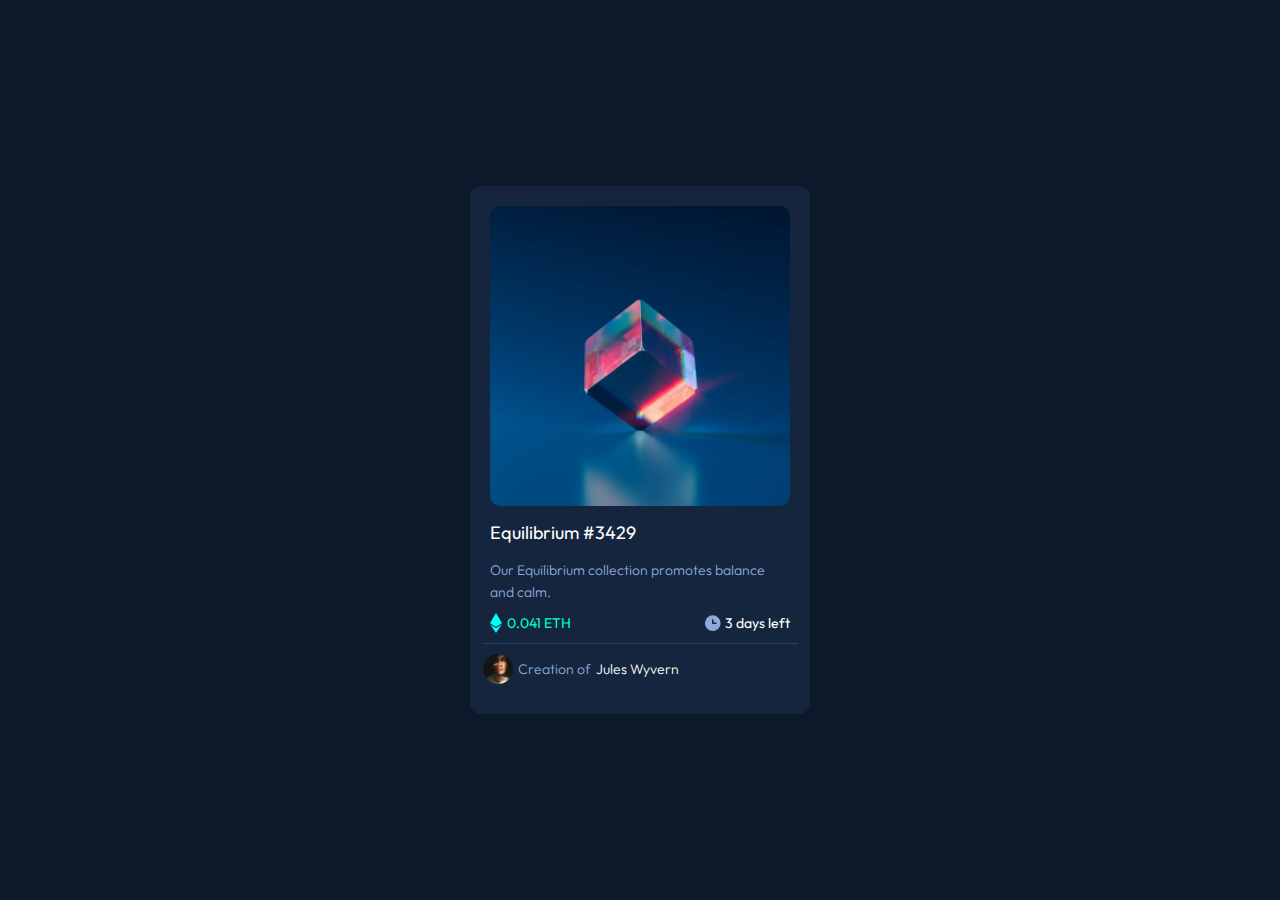
<file: index.html>
<!DOCTYPE html>
<html lang="en">
<head>
  <meta charset="UTF-8">
  <meta name="viewport" content="width=device-width, initial-scale=1.0"> <!-- displays site properly based on user's device -->

  <link rel="icon" type="image/png" sizes="32x32" href="./images/favicon-32x32.png">
  <link rel="stylesheet" href="firstChallenge.css">
  
  <title>Frontend Mentor | NFT preview card component</title>

  <!-- Feel free to remove these styles or customise in your own stylesheet 👍 -->
  <!-- <style>
    .attribution { font-size: 11px; text-align: center; }
    .attribution a { color: hsl(228, 45%, 44%); }
  </style> -->
</head>
<body>

  <main>
        <img src="./images/image-equilibrium.jpg" alt="My logo" id="equ">
    
          <div>
            <h2>Equilibrium #3429</h2>

            <p id="our">Our Equilibrium collection promotes balance and calm.</p>
        </div>

    <div class="stats">
        <div class="stats1">
          <img src="./images/icon-ethereum.svg" alt="ethereum" id="eth-icon">
          <p id="eth-price">0.041 ETH </p> 
        </div>

        <div class="stats2">
          <img src="./images/icon-clock.svg" alt="clock" id="clock-icon"> 
          <p id="days">3 days left</p>
        </div>
    </div>
    

    <nav>
    <img src="./images/image-avatar.png" alt="avatar" width="30px">
    <p id="cre">Creation of <span>Jules Wyvern</span></p>
    </nav>
  </main>


  <!-- <div class="attribution">
    Challenge by <a href="https://www.frontendmentor.io?ref=challenge" target="_blank">Frontend Mentor</a>. 
    Coded by <a href="#">Your Name Here</a>.
  </div> -->
</body>
</html>
</file>
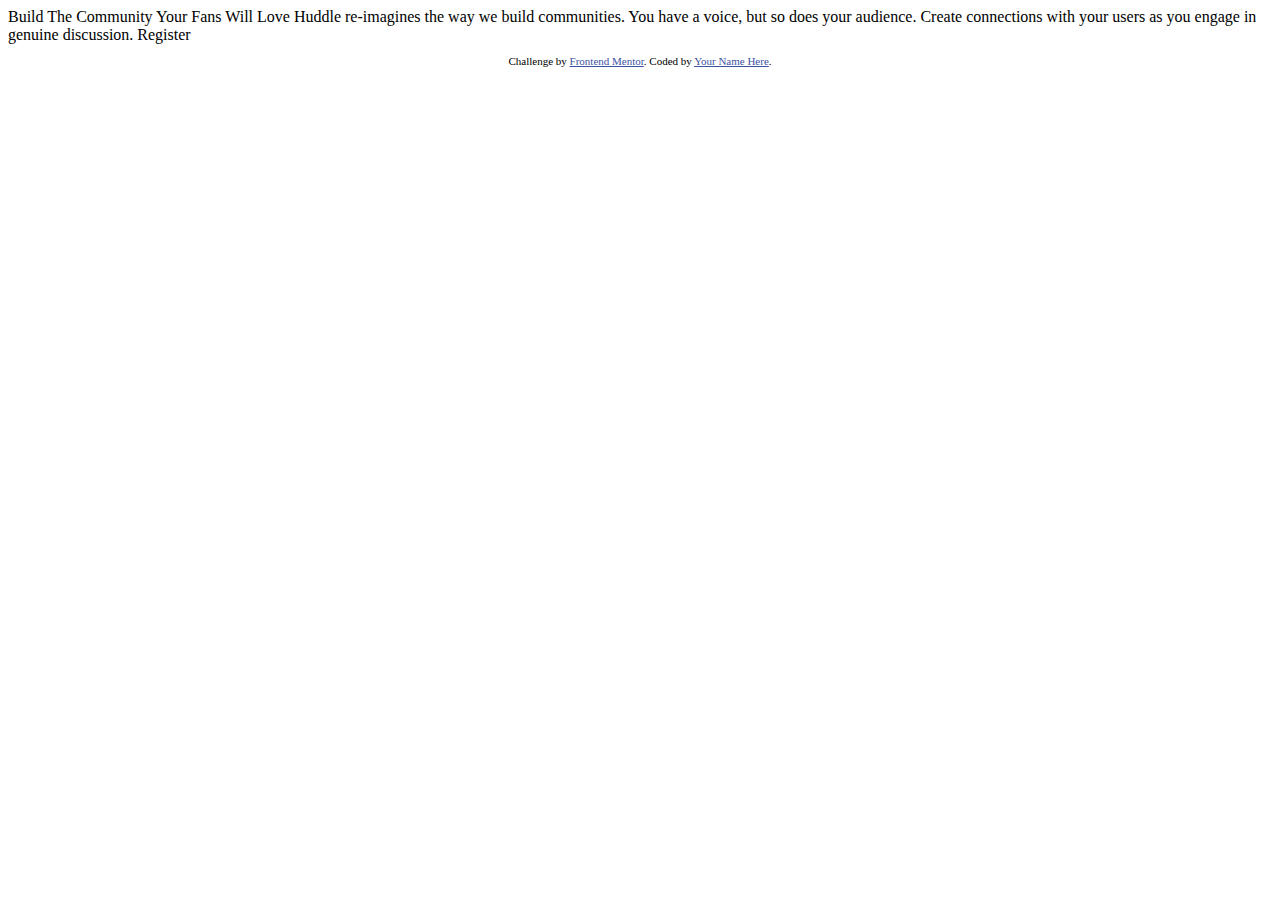
<file: huddle-landing-page-with-single-introductory-section-master/index.html>
<!DOCTYPE html>
<html lang="en">
<head>
  <meta charset="UTF-8">
  <meta name="viewport" content="width=device-width, initial-scale=1.0"> <!-- displays site properly based on user's device -->

  <link rel="icon" type="image/png" sizes="32x32" href="./images/favicon-32x32.png">
  
  <title>Frontend Mentor | Huddle landing page with single introductory section</title>

  <!-- Feel free to remove these styles or customise in your own stylesheet 👍 -->
  <style>
    .attribution { font-size: 11px; text-align: center; }
    .attribution a { color: hsl(228, 45%, 44%); }
  </style>
</head>
<body>

  Build The Community Your Fans Will Love

  Huddle re-imagines the way we build communities. You have a voice, but so does your audience. 
  Create connections with your users as you engage in genuine discussion. 

  Register

  <footer>
    <p class="attribution">
      Challenge by <a href="https://www.frontendmentor.io?ref=challenge" target="_blank">Frontend Mentor</a>. 
      Coded by <a href="#">Your Name Here</a>.
    </p>
  </footer>
</body>
</html>
</file>
<file: firstChallenge.css>
@import url('https://fonts.googleapis.com/css2?family=Outfit:wght@100..900&display=swap');

* {
    margin: 0; padding: 0;
}

body {
    background-color: hsl(217, 54%, 11%); 
    display: flex;
    justify-content: center;
    flex-direction: column;
    align-items: center;
    text-align: center;
    min-height: 100vh;
   
}

main {
    background-color: hsl(216, 50%, 16%);
    width: 300px;
    display: flex;
    flex-direction: column ;
    justify-content: center;
    align-items: center;
    border-radius: 12px;
    padding: 20px;
    font-family: "outfit", sans-serif;
}

#equ {
    width: 100%;
    border-radius: 10px;   
}

h2 {
    color: hsl(0, 0%, 100%);
    font-weight: 400;
    font-size: 18px;
    text-align: left;
    margin: 15px 0;
}

#our {
    color: hsl(215, 51%, 70%);
    font-weight: 300;
    font-size: 14px;
    line-height: 22px;
    text-align: left;
}

.stats {
    display: flex;
    flex-direction: row;
    justify-content: space-between;
    width: 100%;
    margin: 10px 0;
}

.stats1 {
    display: flex;
    flex-direction: row;
    justify-content: center;
    align-items: center;
}

.stats2 {
    display: flex;
    flex-direction: row;
    justify-content: center;
    align-items: center;
}

#eth-icon {
    width: 12px;
    height: auto;
    margin: 0px 5px 0px 0px;
}

#clock-icon {
    width: 20px;
    height: auto;
    margin: 0 2px;
}

#eth-price {
    font-size: 14px;
    color: hsl(170, 100%, 50%);
}

#days {
    font-size: 14px;
    color: hsl(0, 0%, 100%);
}

nav {
    display: flex;
    flex-direction: row;
    width: 100%;
    border-top: 1px solid hsl(215, 32%, 27%);
    align-items: center;
    padding: 10px 15px 10px 0px;
}
#cre {
    color: hsl(215, 51%, 70%);
    display: flex;
    justify-content: center;
    font-weight: 300;
    font-size: 14px;
    padding-left: 5px;
}

span {
    color: hsl(0, 0%, 100%);
    font-weight: 300;
    font-size: 14px;
    padding-left: 5px;
}
</file>
